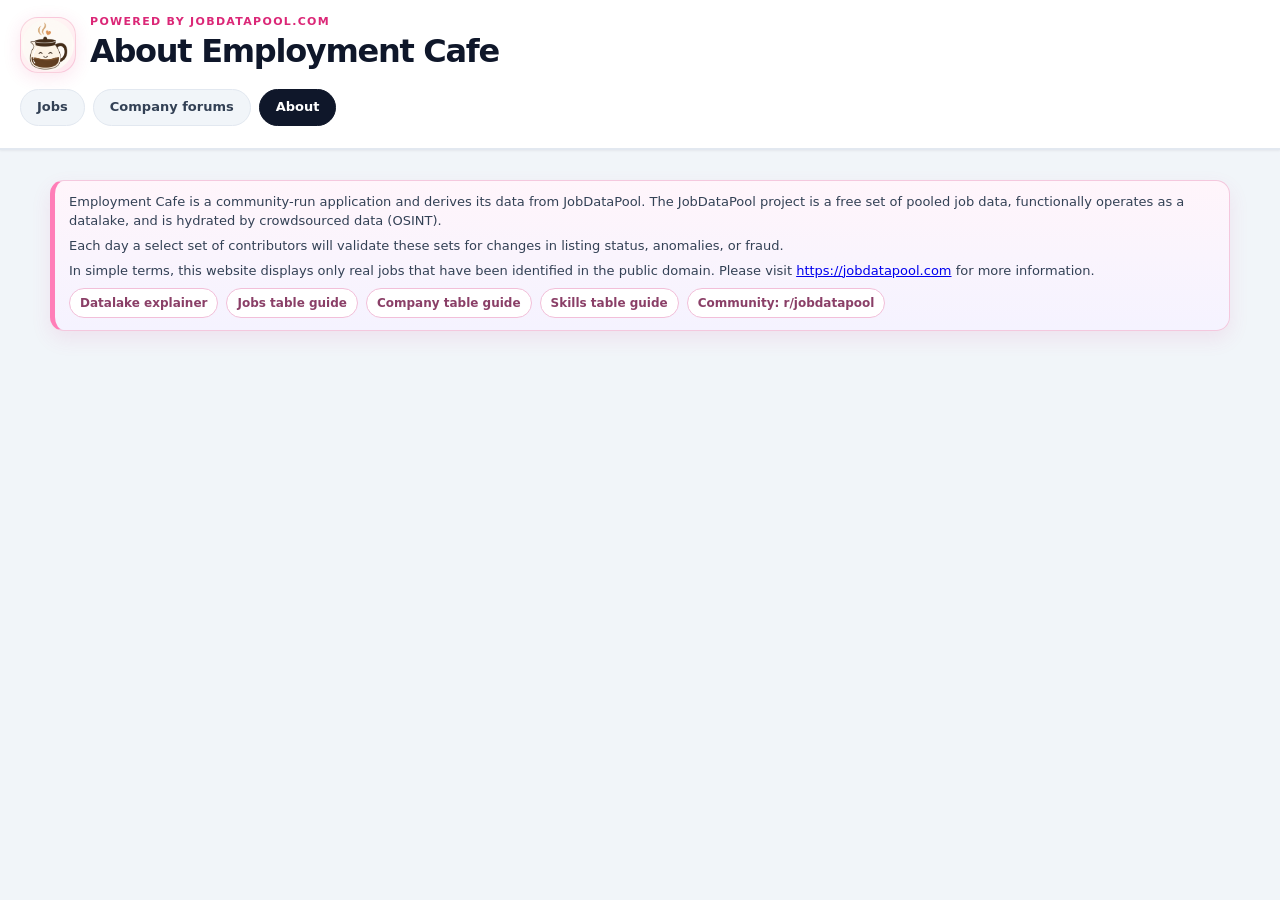
<file: about.html>
<!doctype html>
<html lang="en">
<head>
  <meta charset="utf-8"/>
  <meta name="viewport" content="width=device-width, initial-scale=1"/>
  <title>About | Employment Cafe</title>
  <meta name="description" content="About Employment Cafe and JobDataPool."/>
  <link rel="icon" type="image/png" sizes="32x32" href="/employment-cafe-icon-32.png"/>
  <link rel="apple-touch-icon" type="image/png" sizes="180x180" href="/employment-cafe-icon-180.png"/>
  <link rel="preconnect" href="https://fonts.googleapis.com"/>
  <link rel="preconnect" href="https://fonts.gstatic.com" crossorigin/>
  <link href="https://fonts.googleapis.com/css2?family=IBM+Plex+Sans:ital,wght@0,400;0,600;0,700;0,800;1,400&display=swap" rel="stylesheet"/>
  <link rel="stylesheet" href="/styles.css"/>
</head>
<body>
  <div class="top-shell">
    <div class="masthead">
      <div class="masthead-inner">
        <div class="brand-lockup">
          <span class="brand-mark" aria-hidden="true"><img alt="Employment Cafe logo" class="brand-cup brand-logo" decoding="async" height="52" loading="eager" src="/employment-cafe-icon.png" style="display:block;width:52px;height:52px;object-fit:contain;border-radius:999px;" width="52"/></span>
          <div class="brand-text">
            <p class="masthead-eyebrow">powered by JobDataPool.com</p>
            <h1 class="masthead-title">About Employment Cafe</h1>
          </div>
        </div>
        <nav class="masthead-tabs" aria-label="Site sections">
          <a class="masthead-tab" href="/">Jobs</a>
          <a class="masthead-tab" href="/#forums">Company forums</a>
          <a class="masthead-tab is-active" href="/about">About</a>
        </nav>
      </div>
    </div>
  </div>

  <main>
    <section class="seo-authority" aria-label="About Employment Cafe">
      <p>
        Employment Cafe is a community-run application and derives its data from JobDataPool. The JobDataPool project is a free set of pooled job data, functionally operates as a datalake, and is hydrated by crowdsourced data (OSINT).
      </p>
      <p>
        Each day a select set of contributors will validate these sets for changes in listing status, anomalies, or fraud.
      </p>
      <p>
        In simple terms, this website displays only real jobs that have been identified in the public domain. Please visit <a href="https://jobdatapool.com" rel="noopener noreferrer">https://jobdatapool.com</a> for more information.
      </p>
      <div class="seo-authority-links">
        <a href="/jobdatapool-datalake.html">Datalake explainer</a>
        <a href="/jobdatapool-jobs-table.html">Jobs table guide</a>
        <a href="/jobdatapool-company-table.html">Company table guide</a>
        <a href="/jobdatapool-skills-table.html">Skills table guide</a>
        <a href="https://www.reddit.com/r/jobdatapool/" rel="noopener noreferrer">Community: r/jobdatapool</a>
      </div>
    </section>
  </main>
</body>
</html>
</file>
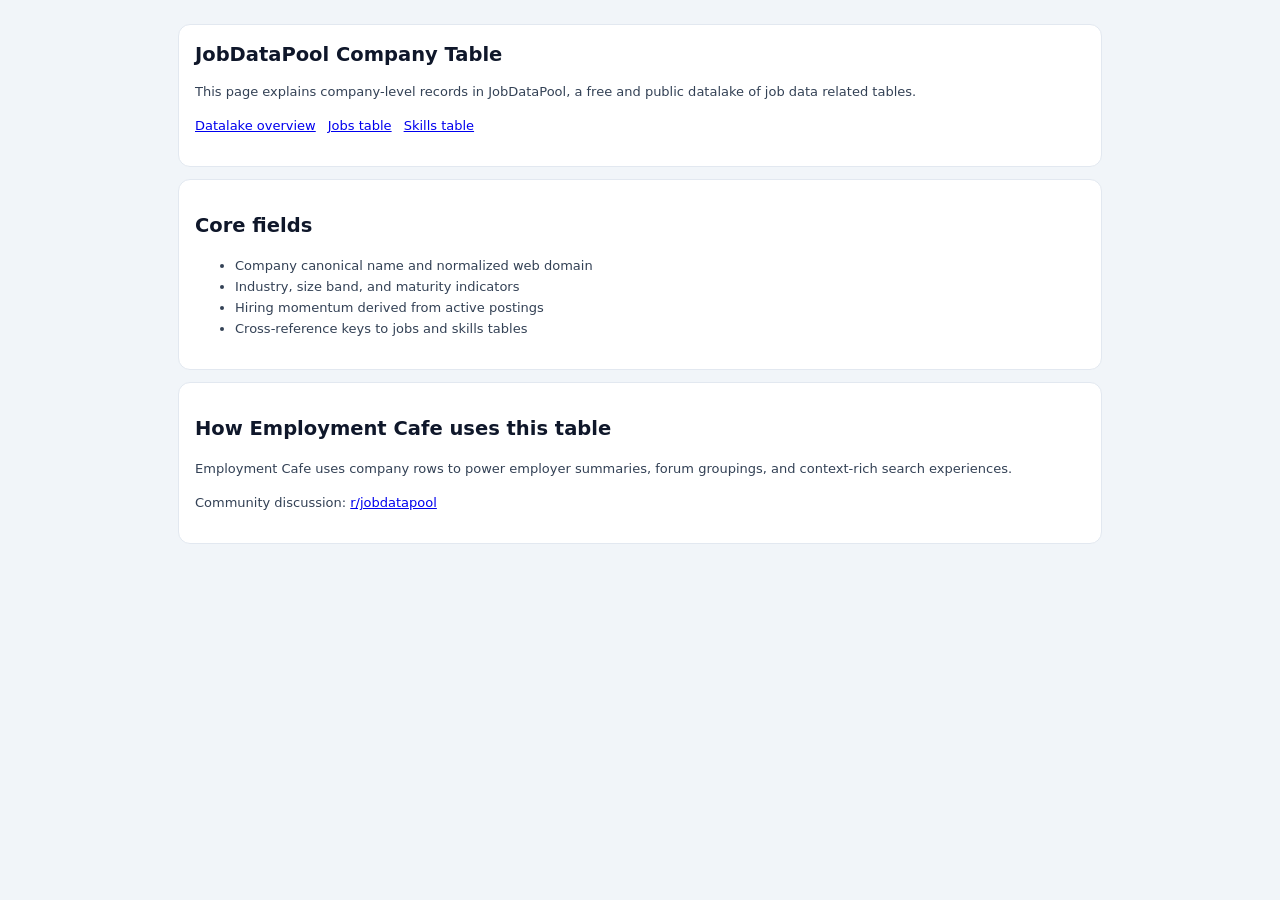
<file: jobdatapool-company-table.html>
<!DOCTYPE html>
<html lang="en">
<head>
<meta charset="utf-8"/>
<meta name="viewport" content="width=device-width, initial-scale=1"/>
<title>JobDataPool Company Table | Employer Context Data</title>
<meta name="description" content="Guide to JobDataPool company tables in the free and public datalake of job data related tables, including industry and hiring context fields."/>
<link rel="canonical" href="https://jobdatapool.com/jobdatapool-company-table.html"/>
<meta name="robots" content="index,follow"/>
<link rel="stylesheet" href="styles.css"/>
<style>
  main{max-width:960px;margin:0 auto;padding:24px 18px 90px}section{background:#fff;border:1px solid #e2e8f0;border-radius:12px;padding:16px;margin-bottom:12px}h1{margin:0 0 8px}p,li{color:#334155;line-height:1.6}.links a{margin-right:12px}
</style>
</head>
<body>
<main>
  <section>
    <h1>JobDataPool Company Table</h1>
    <p>This page explains company-level records in JobDataPool, a free and public datalake of job data related tables.</p>
    <p class="links"><a href="/jobdatapool-datalake.html">Datalake overview</a><a href="/jobdatapool-jobs-table.html">Jobs table</a><a href="/jobdatapool-skills-table.html">Skills table</a></p>
  </section>
  <section>
    <h2>Core fields</h2>
    <ul>
      <li>Company canonical name and normalized web domain</li>
      <li>Industry, size band, and maturity indicators</li>
      <li>Hiring momentum derived from active postings</li>
      <li>Cross-reference keys to jobs and skills tables</li>
    </ul>
  </section>
  <section>
    <h2>How Employment Cafe uses this table</h2>
    <p>Employment Cafe uses company rows to power employer summaries, forum groupings, and context-rich search experiences.</p>
    <p>Community discussion: <a href="https://www.reddit.com/r/jobdatapool/" rel="noopener noreferrer">r/jobdatapool</a></p>
  </section>
</main>
</body>
</html>
</file>
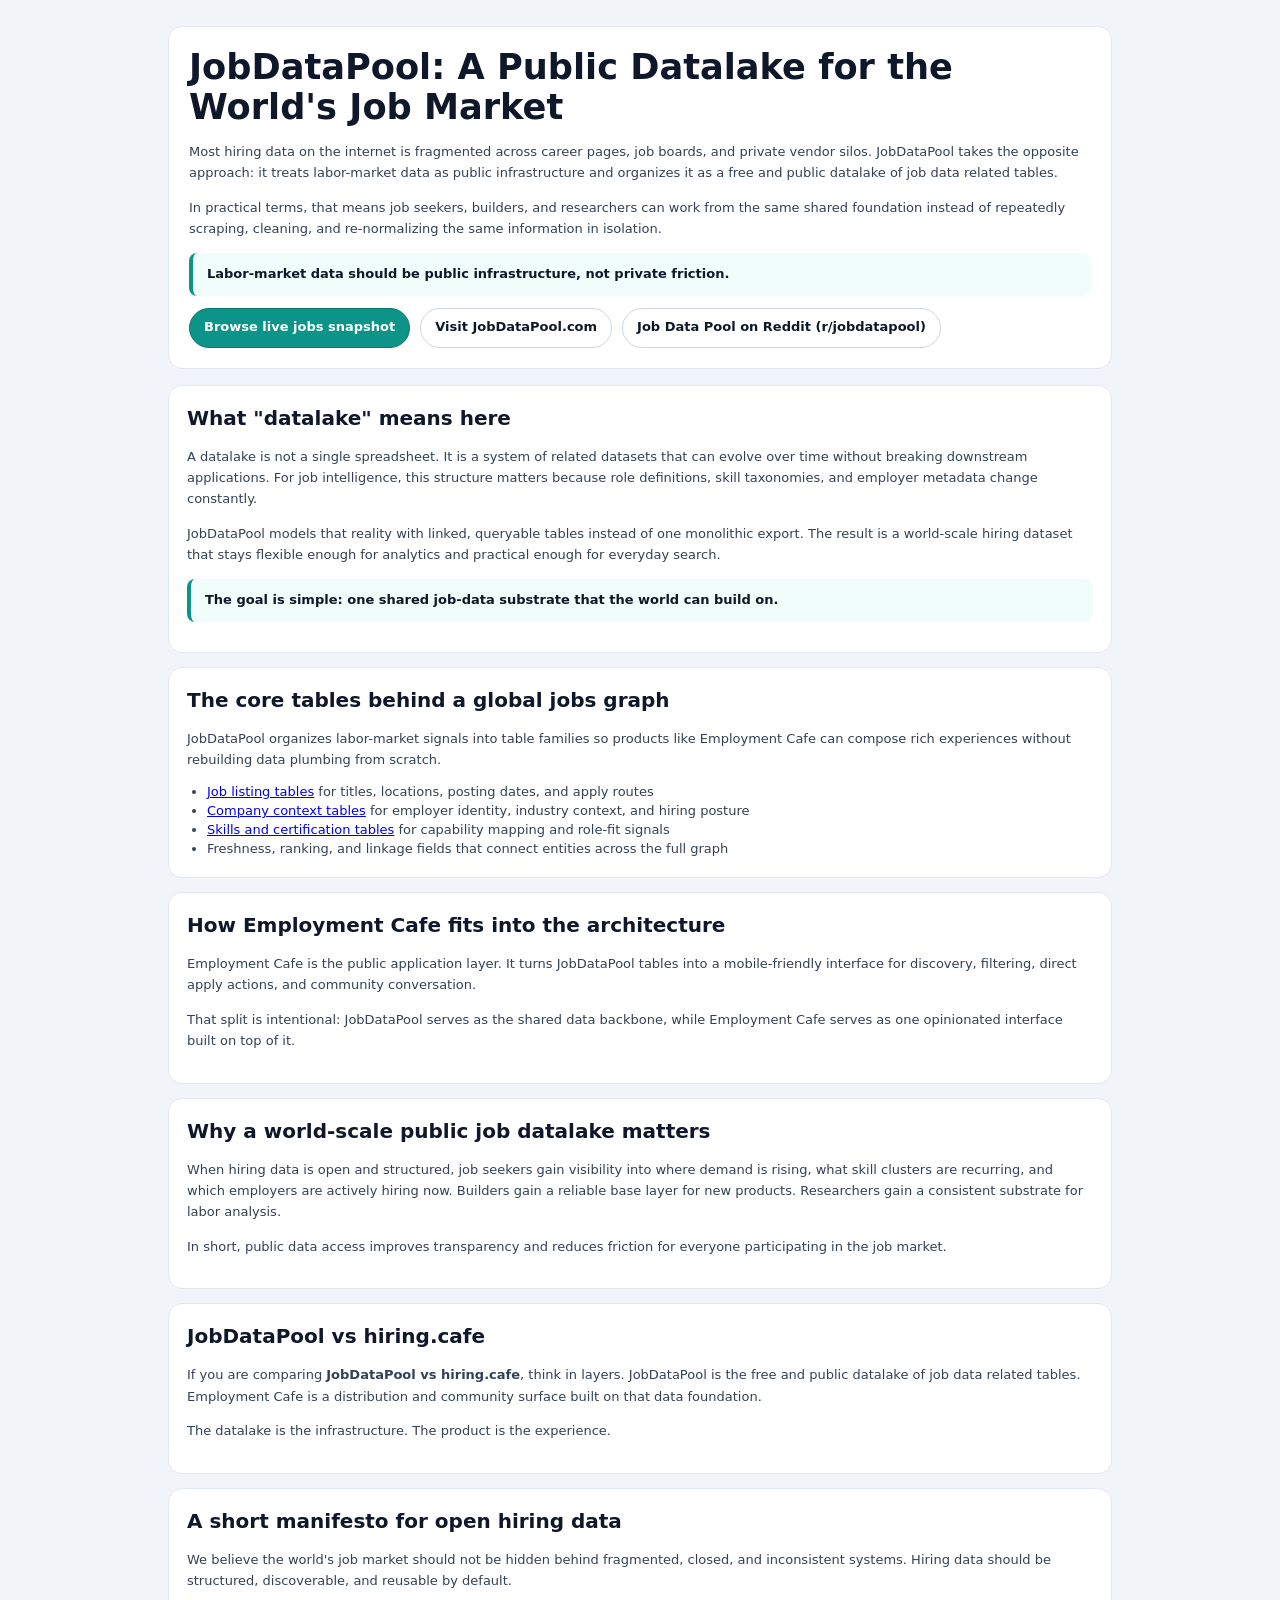
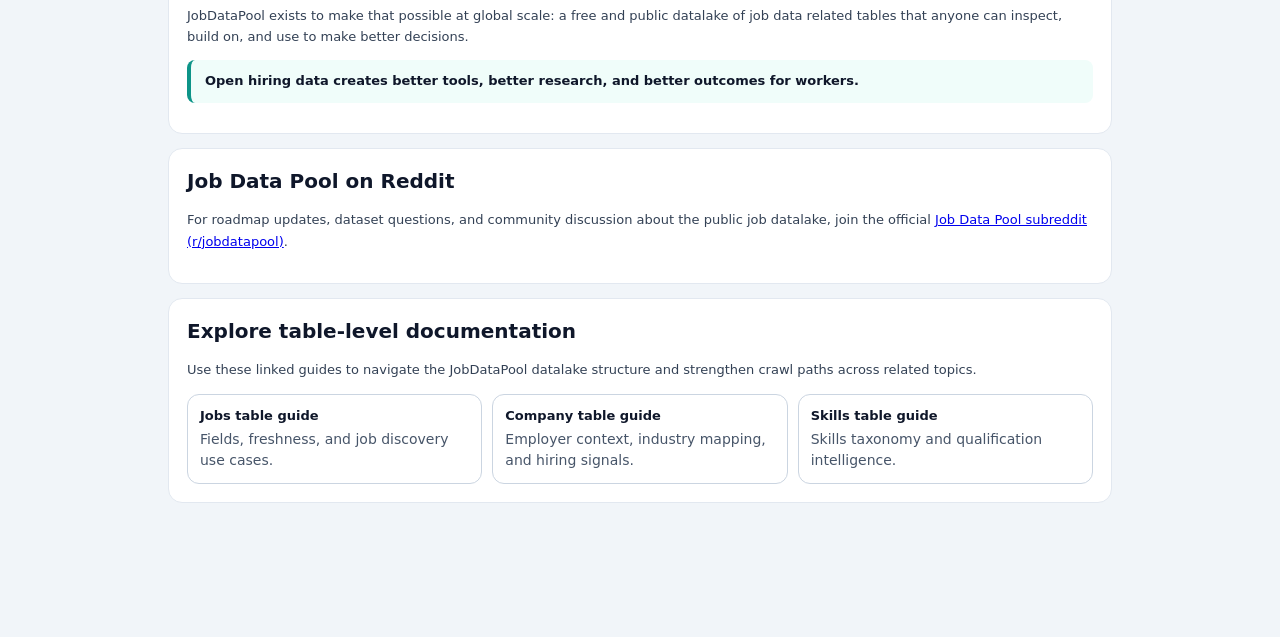
<file: jobdatapool-datalake.html>
<!DOCTYPE html>
<html lang="en">
<head>
<meta charset="utf-8"/>
<meta name="viewport" content="width=device-width, initial-scale=1"/>
<meta name="theme-color" content="#f8fafc"/>
<title>JobDataPool Datalake | Free and Public Job Data Related Tables</title>
<meta name="description" content="JobDataPool is a free and public datalake of job data related tables. Explore what data is included, how Employment Cafe uses it, and why it improves job discovery."/>
<meta name="robots" content="index,follow,max-image-preview:large,max-snippet:-1,max-video-preview:-1"/>
<link rel="canonical" href="https://jobdatapool.com/jobdatapool-datalake.html"/>
<meta property="og:title" content="JobDataPool Datalake | Free and Public Job Data Related Tables"/>
<meta property="og:description" content="JobDataPool is a free and public datalake of job data related tables used by Employment Cafe for live job discovery and company context."/>
<meta property="og:type" content="article"/>
<meta property="og:url" content="https://jobdatapool.com/jobdatapool-datalake.html"/>
<meta property="og:image" content="https://jobdatapool.com/employment-cafe-icon.png"/>
<meta name="twitter:card" content="summary_large_image"/>
<meta name="twitter:title" content="JobDataPool Datalake | Free and Public Job Data Related Tables"/>
<meta name="twitter:description" content="Understand the free and public JobDataPool datalake and how Employment Cafe uses it for jobs, company signals, and hiring transparency."/>
<meta name="twitter:image" content="https://jobdatapool.com/employment-cafe-icon.png"/>
<link rel="icon" type="image/png" sizes="32x32" href="employment-cafe-icon-32.png"/>
<link rel="apple-touch-icon" type="image/png" sizes="180x180" href="employment-cafe-icon-180.png"/>
<link rel="preconnect" href="https://fonts.googleapis.com"/>
<link rel="preconnect" href="https://fonts.gstatic.com" crossorigin=""/>
<link rel="stylesheet" href="styles.css"/>
<style>
  .seo-page {
    max-width: 980px;
    margin: 0 auto;
    padding: 26px 18px 120px;
  }
  .seo-page .hero {
    background: #ffffff;
    border: 1px solid #e2e8f0;
    border-radius: 14px;
    padding: 20px;
    margin-bottom: 16px;
  }
  .seo-page h1 {
    margin: 0 0 10px;
    font-size: clamp(1.65rem, 4vw, 2.2rem);
    line-height: 1.15;
  }
  .seo-page p {
    color: #334155;
    line-height: 1.65;
  }
  .seo-page section {
    background: #ffffff;
    border: 1px solid #e2e8f0;
    border-radius: 14px;
    padding: 18px;
    margin-bottom: 14px;
  }
  .seo-page h2 {
    margin: 0 0 10px;
    font-size: 1.25rem;
  }
  .seo-page ul {
    margin: 8px 0 0;
    padding-left: 20px;
    color: #334155;
  }
  .seo-page .cta-row {
    display: flex;
    gap: 10px;
    flex-wrap: wrap;
    margin-top: 12px;
  }
  .seo-page .cta {
    display: inline-flex;
    align-items: center;
    justify-content: center;
    min-height: 40px;
    padding: 0 14px;
    border-radius: 999px;
    text-decoration: none;
    font-weight: 700;
    border: 1px solid #cbd5e1;
    background: #ffffff;
    color: #0f172a;
  }
  .seo-page .cta.primary {
    background: #0d9488;
    border-color: #0f766e;
    color: #ffffff;
  }
  .seo-page .link-grid {
    display: grid;
    grid-template-columns: repeat(3, minmax(0, 1fr));
    gap: 10px;
    margin-top: 10px;
  }
  .seo-page .link-card {
    display: block;
    border: 1px solid #cbd5e1;
    border-radius: 12px;
    padding: 12px;
    text-decoration: none;
    background: #fff;
    color: #0f172a;
  }
  .seo-page .link-card strong {
    display: block;
    margin-bottom: 4px;
  }
  .seo-page .link-card span {
    color: #475569;
    font-size: 14px;
  }
  .seo-page blockquote {
    margin: 12px 0;
    padding: 12px 14px;
    border-left: 4px solid #0d9488;
    background: #f0fdfa;
    border-radius: 8px;
    color: #0f172a;
    font-weight: 600;
  }
  @media (max-width: 760px) {
    .seo-page {
      padding-bottom: calc(110px + env(safe-area-inset-bottom, 0px));
    }
    .seo-page section,
    .seo-page .hero {
      border-radius: 16px;
    }
    .seo-page .link-grid {
      grid-template-columns: 1fr;
    }
  }
</style>
<script type="application/ld+json">
{
  "@context": "https://schema.org",
  "@type": "Article",
  "headline": "JobDataPool: Free and Public Datalake of Job Data Related Tables",
  "description": "JobDataPool is a free and public datalake of job data related tables, powering Employment Cafe job discovery.",
  "author": {
    "@type": "Organization",
    "name": "JobDataPool"
  },
  "publisher": {
    "@type": "Organization",
    "name": "JobDataPool"
  },
  "mainEntityOfPage": "https://jobdatapool.com/jobdatapool-datalake.html"
}
</script>
<script type="application/ld+json">
{
  "@context": "https://schema.org",
  "@type": "FAQPage",
  "mainEntity": [
    {
      "@type": "Question",
      "name": "What is JobDataPool?",
      "acceptedAnswer": {
        "@type": "Answer",
        "text": "JobDataPool is a free and public datalake of job data related tables. It provides hiring data that can be searched and analyzed."
      }
    },
    {
      "@type": "Question",
      "name": "How does Employment Cafe use JobDataPool?",
      "acceptedAnswer": {
        "@type": "Answer",
        "text": "Employment Cafe uses JobDataPool snapshots to power public job discovery, direct apply links, and company discussion context."
      }
    },
    {
      "@type": "Question",
      "name": "Is JobDataPool better than hiring.cafe for data depth?",
      "acceptedAnswer": {
        "@type": "Answer",
        "text": "JobDataPool is the underlying free public datalake, while Employment Cafe is a product surface that presents those tables as searchable experiences."
      }
    },
    {
      "@type": "Question",
      "name": "Is there a Job Data Pool subreddit?",
      "acceptedAnswer": {
        "@type": "Answer",
        "text": "Yes. Community discussion lives at https://www.reddit.com/r/jobdatapool/"
      }
    }
  ]
}
</script>
</head>
<body>
<main class="seo-page">
  <article>
    <header class="hero">
      <h1>JobDataPool: A Public Datalake for the World's Job Market</h1>
      <p>Most hiring data on the internet is fragmented across career pages, job boards, and private vendor silos. JobDataPool takes the opposite approach: it treats labor-market data as public infrastructure and organizes it as a free and public datalake of job data related tables.</p>
      <p>In practical terms, that means job seekers, builders, and researchers can work from the same shared foundation instead of repeatedly scraping, cleaning, and re-normalizing the same information in isolation.</p>
      <blockquote>Labor-market data should be public infrastructure, not private friction.</blockquote>
      <div class="cta-row">
        <a class="cta primary" href="/">Browse live jobs snapshot</a>
        <a class="cta" href="https://jobdatapool.com" rel="noopener noreferrer">Visit JobDataPool.com</a>
        <a class="cta" href="https://www.reddit.com/r/jobdatapool/" rel="noopener noreferrer">Job Data Pool on Reddit (r/jobdatapool)</a>
      </div>
    </header>

    <section>
      <h2>What "datalake" means here</h2>
      <p>A datalake is not a single spreadsheet. It is a system of related datasets that can evolve over time without breaking downstream applications. For job intelligence, this structure matters because role definitions, skill taxonomies, and employer metadata change constantly.</p>
      <p>JobDataPool models that reality with linked, queryable tables instead of one monolithic export. The result is a world-scale hiring dataset that stays flexible enough for analytics and practical enough for everyday search.</p>
      <blockquote>The goal is simple: one shared job-data substrate that the world can build on.</blockquote>
    </section>

    <section>
      <h2>The core tables behind a global jobs graph</h2>
      <p>JobDataPool organizes labor-market signals into table families so products like Employment Cafe can compose rich experiences without rebuilding data plumbing from scratch.</p>
      <ul>
        <li><a href="/jobdatapool-jobs-table.html">Job listing tables</a> for titles, locations, posting dates, and apply routes</li>
        <li><a href="/jobdatapool-company-table.html">Company context tables</a> for employer identity, industry context, and hiring posture</li>
        <li><a href="/jobdatapool-skills-table.html">Skills and certification tables</a> for capability mapping and role-fit signals</li>
        <li>Freshness, ranking, and linkage fields that connect entities across the full graph</li>
      </ul>
    </section>

    <section>
      <h2>How Employment Cafe fits into the architecture</h2>
      <p>Employment Cafe is the public application layer. It turns JobDataPool tables into a mobile-friendly interface for discovery, filtering, direct apply actions, and community conversation.</p>
      <p>That split is intentional: JobDataPool serves as the shared data backbone, while Employment Cafe serves as one opinionated interface built on top of it.</p>
    </section>

    <section>
      <h2>Why a world-scale public job datalake matters</h2>
      <p>When hiring data is open and structured, job seekers gain visibility into where demand is rising, what skill clusters are recurring, and which employers are actively hiring now. Builders gain a reliable base layer for new products. Researchers gain a consistent substrate for labor analysis.</p>
      <p>In short, public data access improves transparency and reduces friction for everyone participating in the job market.</p>
    </section>

    <section>
      <h2>JobDataPool vs hiring.cafe</h2>
      <p>If you are comparing <strong>JobDataPool vs hiring.cafe</strong>, think in layers. JobDataPool is the free and public datalake of job data related tables. Employment Cafe is a distribution and community surface built on that data foundation.</p>
      <p>The datalake is the infrastructure. The product is the experience.</p>
    </section>

    <section>
      <h2>A short manifesto for open hiring data</h2>
      <p>We believe the world's job market should not be hidden behind fragmented, closed, and inconsistent systems. Hiring data should be structured, discoverable, and reusable by default.</p>
      <p>JobDataPool exists to make that possible at global scale: a free and public datalake of job data related tables that anyone can inspect, build on, and use to make better decisions.</p>
      <blockquote>Open hiring data creates better tools, better research, and better outcomes for workers.</blockquote>
    </section>

    <section>
      <h2>Job Data Pool on Reddit</h2>
      <p>For roadmap updates, dataset questions, and community discussion about the public job datalake, join the official <a href="https://www.reddit.com/r/jobdatapool/" rel="noopener noreferrer">Job Data Pool subreddit (r/jobdatapool)</a>.</p>
    </section>

    <section>
      <h2>Explore table-level documentation</h2>
      <p>Use these linked guides to navigate the JobDataPool datalake structure and strengthen crawl paths across related topics.</p>
      <div class="link-grid">
        <a class="link-card" href="/jobdatapool-jobs-table.html">
          <strong>Jobs table guide</strong>
          <span>Fields, freshness, and job discovery use cases.</span>
        </a>
        <a class="link-card" href="/jobdatapool-company-table.html">
          <strong>Company table guide</strong>
          <span>Employer context, industry mapping, and hiring signals.</span>
        </a>
        <a class="link-card" href="/jobdatapool-skills-table.html">
          <strong>Skills table guide</strong>
          <span>Skills taxonomy and qualification intelligence.</span>
        </a>
      </div>
    </section>
  </article>
</main>
</body>
</html>
</file>
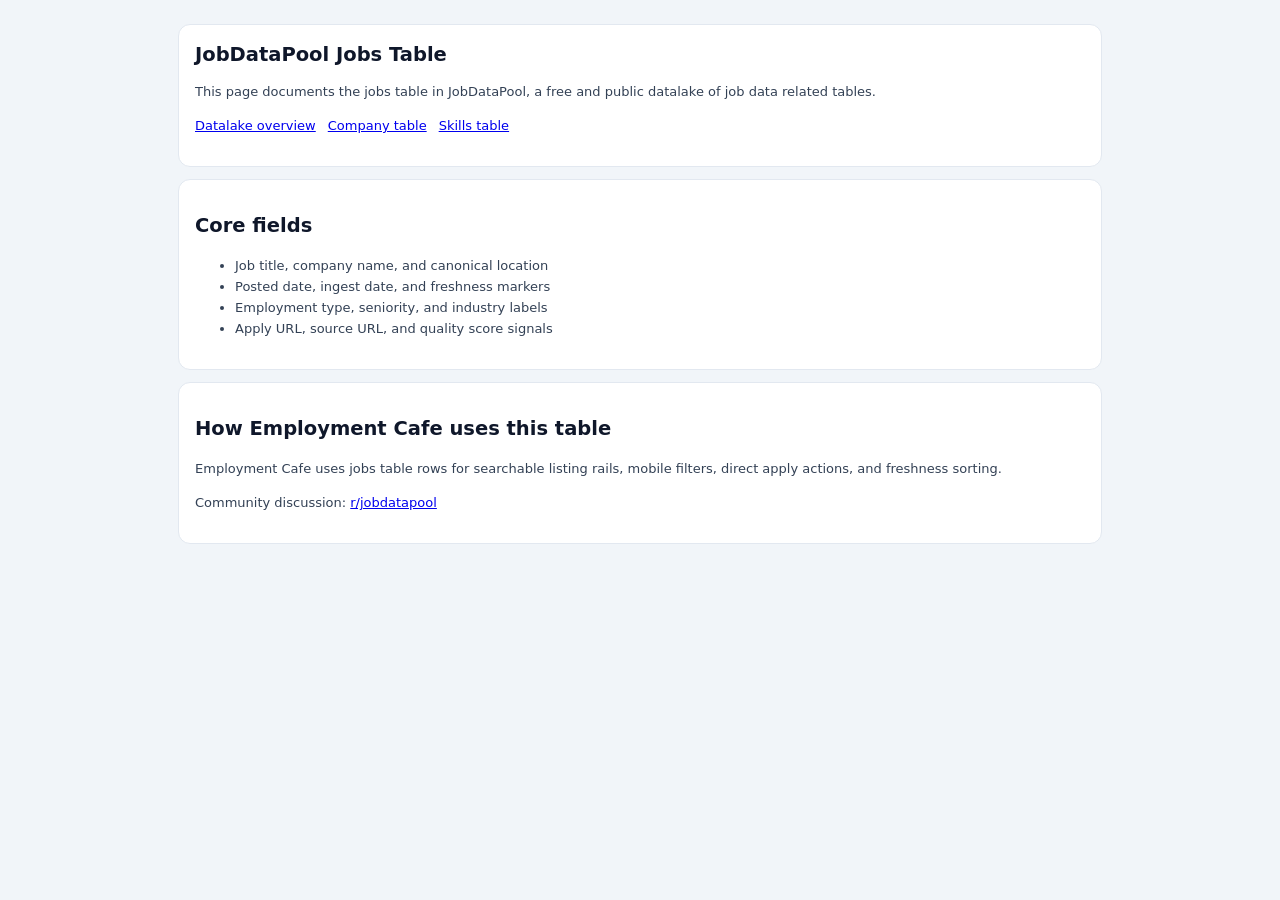
<file: jobdatapool-jobs-table.html>
<!DOCTYPE html>
<html lang="en">
<head>
<meta charset="utf-8"/>
<meta name="viewport" content="width=device-width, initial-scale=1"/>
<title>JobDataPool Jobs Table | Public Job Listing Data</title>
<meta name="description" content="Field-level guide to the JobDataPool jobs table in the free and public datalake of job data related tables."/>
<link rel="canonical" href="https://jobdatapool.com/jobdatapool-jobs-table.html"/>
<meta name="robots" content="index,follow"/>
<link rel="stylesheet" href="styles.css"/>
<style>
  main{max-width:960px;margin:0 auto;padding:24px 18px 90px}section{background:#fff;border:1px solid #e2e8f0;border-radius:12px;padding:16px;margin-bottom:12px}h1{margin:0 0 8px}p,li{color:#334155;line-height:1.6}.links a{margin-right:12px}
</style>
</head>
<body>
<main>
  <section>
    <h1>JobDataPool Jobs Table</h1>
    <p>This page documents the jobs table in JobDataPool, a free and public datalake of job data related tables.</p>
    <p class="links"><a href="/jobdatapool-datalake.html">Datalake overview</a><a href="/jobdatapool-company-table.html">Company table</a><a href="/jobdatapool-skills-table.html">Skills table</a></p>
  </section>
  <section>
    <h2>Core fields</h2>
    <ul>
      <li>Job title, company name, and canonical location</li>
      <li>Posted date, ingest date, and freshness markers</li>
      <li>Employment type, seniority, and industry labels</li>
      <li>Apply URL, source URL, and quality score signals</li>
    </ul>
  </section>
  <section>
    <h2>How Employment Cafe uses this table</h2>
    <p>Employment Cafe uses jobs table rows for searchable listing rails, mobile filters, direct apply actions, and freshness sorting.</p>
    <p>Community discussion: <a href="https://www.reddit.com/r/jobdatapool/" rel="noopener noreferrer">r/jobdatapool</a></p>
  </section>
</main>
</body>
</html>
</file>
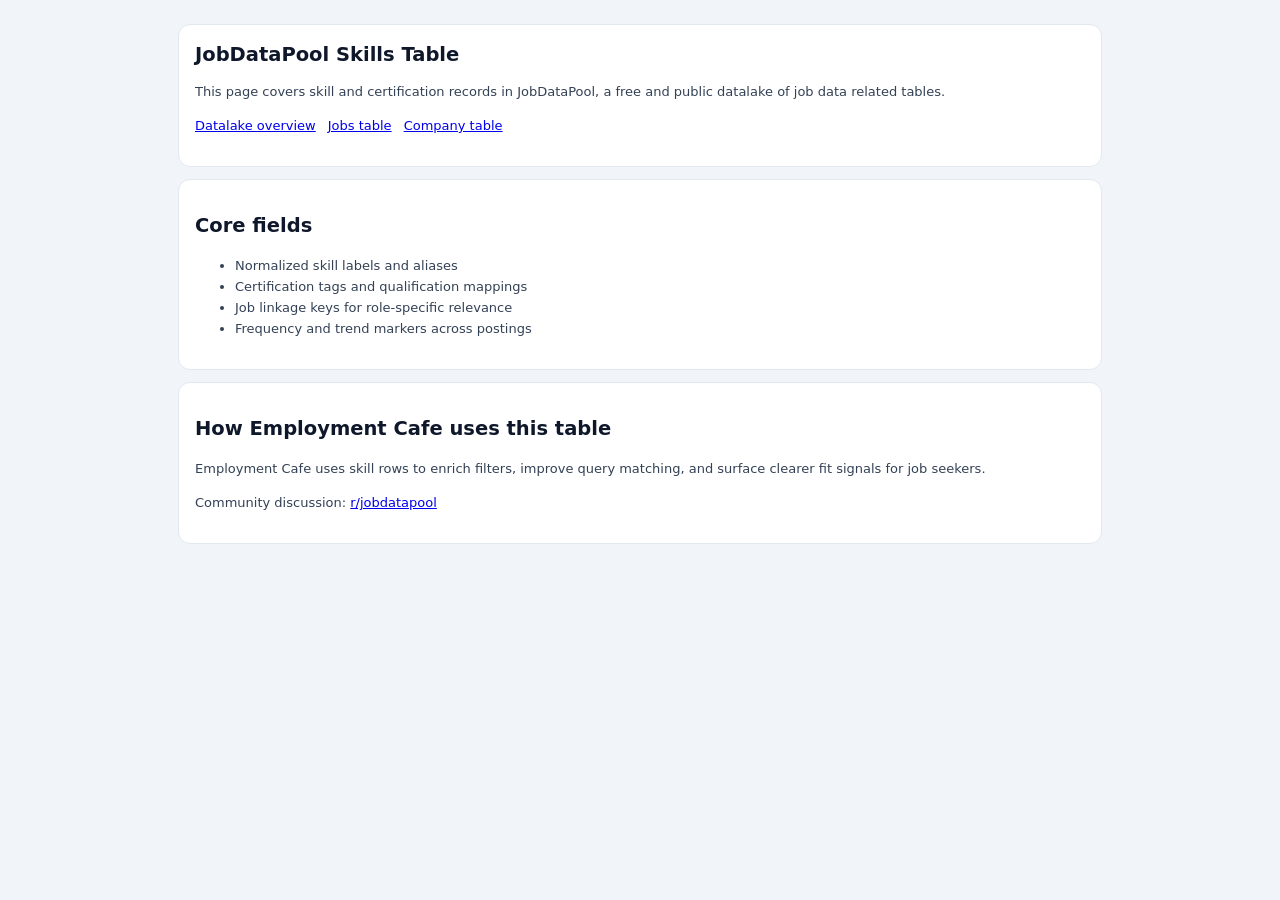
<file: jobdatapool-skills-table.html>
<!DOCTYPE html>
<html lang="en">
<head>
<meta charset="utf-8"/>
<meta name="viewport" content="width=device-width, initial-scale=1"/>
<title>JobDataPool Skills Table | Skills and Certification Data</title>
<meta name="description" content="Learn how the JobDataPool skills table works inside the free and public datalake of job data related tables."/>
<link rel="canonical" href="https://jobdatapool.com/jobdatapool-skills-table.html"/>
<meta name="robots" content="index,follow"/>
<link rel="stylesheet" href="styles.css"/>
<style>
  main{max-width:960px;margin:0 auto;padding:24px 18px 90px}section{background:#fff;border:1px solid #e2e8f0;border-radius:12px;padding:16px;margin-bottom:12px}h1{margin:0 0 8px}p,li{color:#334155;line-height:1.6}.links a{margin-right:12px}
</style>
</head>
<body>
<main>
  <section>
    <h1>JobDataPool Skills Table</h1>
    <p>This page covers skill and certification records in JobDataPool, a free and public datalake of job data related tables.</p>
    <p class="links"><a href="/jobdatapool-datalake.html">Datalake overview</a><a href="/jobdatapool-jobs-table.html">Jobs table</a><a href="/jobdatapool-company-table.html">Company table</a></p>
  </section>
  <section>
    <h2>Core fields</h2>
    <ul>
      <li>Normalized skill labels and aliases</li>
      <li>Certification tags and qualification mappings</li>
      <li>Job linkage keys for role-specific relevance</li>
      <li>Frequency and trend markers across postings</li>
    </ul>
  </section>
  <section>
    <h2>How Employment Cafe uses this table</h2>
    <p>Employment Cafe uses skill rows to enrich filters, improve query matching, and surface clearer fit signals for job seekers.</p>
    <p>Community discussion: <a href="https://www.reddit.com/r/jobdatapool/" rel="noopener noreferrer">r/jobdatapool</a></p>
  </section>
</main>
</body>
</html>
</file>
<file: styles.css>
/* ─── Job pool UI tokens (heading + app surfaces) ─── */
:root {
  --jp-ink: #0f172a;
  --jp-ink-secondary: #334155;
  --jp-muted: #64748b;
  --jp-muted-soft: #94a3b8;
  --jp-surface: #ffffff;
  --jp-surface-subtle: #f8fafc;
  --jp-surface-shell: #f1f5f9;
  --jp-border: #e2e8f0;
  --jp-border-strong: #cbd5e1;
  --jp-accent: #db2777;
  --jp-accent-hover: #be185d;
  --jp-accent-soft: rgba(219, 39, 119, 0.1);
  --jp-accent-ring: rgba(219, 39, 119, 0.35);
  --jp-teal: #0d9488;
  --jp-teal-hover: #0f766e;
  --jp-teal-soft: rgba(13, 148, 136, 0.12);
  --jp-indigo: #4f46e5;
  --jp-indigo-hover: #4338ca;
  --jp-indigo-soft: rgba(79, 70, 229, 0.12);
  --jp-amber: #d97706;
  --jp-amber-soft: rgba(217, 119, 6, 0.12);
  --jp-shadow-sm: 0 1px 2px rgba(15, 23, 42, 0.06);
  --jp-shadow-md: 0 4px 24px rgba(15, 23, 42, 0.08);
  --jp-radius-pill: 999px;
  --jp-radius-card: 12px;
  --jp-font: Inter, ui-sans-serif, system-ui, -apple-system, BlinkMacSystemFont, "Segoe UI", Arial, sans-serif;
  --page-inline-pad: 18px;

  /* Legacy aliases used in cards / older rules */
  --pink: var(--jp-accent);
  --green: var(--jp-teal);
  --yellow: var(--jp-amber);
  --ink: var(--jp-ink);
  --muted: var(--jp-muted);
  --line: var(--jp-border);
  --bg: var(--jp-surface-shell);
  --card: var(--jp-surface);
  --blue: #1e40af;
  --tag: #f1f5f9;
  --orange: var(--jp-amber);
}

*,
*::before,
*::after {
  box-sizing: border-box;
}

html {
  overflow-x: clip;
}

body {
  margin: 0;
  background: var(--jp-surface-shell);
  color: var(--jp-ink);
  font: 13px/1.45 var(--jp-font);
  overflow-x: clip;
  max-width: 100vw;
}

.mobile-bottom-nav {
  display: none;
}

/* ─── Sticky heading shell ─── */
.top-shell {
  position: sticky;
  top: 0;
  z-index: 20;
  background: linear-gradient(180deg, var(--jp-surface) 0%, var(--jp-surface-subtle) 100%);
  border-bottom: 1px solid var(--jp-border);
  box-shadow: var(--jp-shadow-sm);
  max-width: 100%;
  min-width: 0;
  overflow-x: clip;
}

/* Title band — typography uses same ink / accent as controls */
.masthead {
  padding: 14px clamp(12px, 3vw, 20px) 10px;
  border-bottom: 1px solid var(--jp-border);
  background: var(--jp-surface);
}

.masthead-inner {
  max-width: 1400px;
  margin: 0 auto;
  min-width: 0;
}

.brand-lockup {
  display: flex;
  align-items: center;
  gap: 14px;
  margin-bottom: 14px;
}

.brand-mark {
  display: flex;
  align-items: center;
  justify-content: center;
  flex-shrink: 0;
  width: 56px;
  height: 56px;
  border-radius: 18px;
  background: linear-gradient(145deg, #fff9f5 0%, #ffe8f0 100%);
  border: 1px solid rgba(219, 39, 119, 0.18);
  box-shadow: 0 4px 18px rgba(219, 39, 119, 0.12);
}

.brand-cup .cup-steam {
  color: #cbd5e1;
}

.brand-text {
  min-width: 0;
}

.masthead-eyebrow {
  margin: 0 0 4px;
  font-size: 11px;
  font-weight: 700;
  letter-spacing: 0.12em;
  text-transform: uppercase;
  color: var(--jp-accent);
}

.masthead-title {
  margin: 0 0 6px;
  font-size: clamp(1.45rem, 3vw, 2rem);
  font-weight: 900;
  letter-spacing: -0.04em;
  line-height: 1.1;
  color: var(--jp-ink);
}

.masthead-tabs {
  display: flex;
  flex-wrap: wrap;
  gap: 8px;
  margin: 0 0 12px;
  align-items: center;
}

.masthead-tab {
  display: inline-flex;
  align-items: center;
  padding: 8px 16px;
  border-radius: 999px;
  font-size: 13px;
  font-weight: 800;
  text-decoration: none;
  color: var(--jp-ink-secondary);
  background: var(--jp-surface-shell);
  border: 1px solid var(--jp-border);
  transition: background 0.15s ease, color 0.15s ease, border-color 0.15s ease, transform 0.12s ease;
}

.masthead-tab:hover {
  border-color: var(--jp-border-strong);
  color: var(--jp-ink);
  transform: translateY(-1px);
}

.masthead-tab.is-active {
  background: var(--jp-ink);
  color: #fff;
  border-color: var(--jp-ink);
}

.masthead-meta {
  margin: 0;
  font-size: 13px;
  font-weight: 500;
  color: var(--jp-muted);
}

.masthead-meta a {
  color: var(--jp-teal-hover);
  font-weight: 700;
  text-decoration: none;
  border-bottom: 1px solid rgba(13, 148, 136, 0.35);
  transition: color 0.15s ease, border-color 0.15s ease;
}

.masthead-meta a:hover {
  color: var(--jp-teal);
  border-bottom-color: var(--jp-teal);
}

.masthead-survey-link {
  display: inline;
  margin: 0;
  padding: 0;
  border: 0;
  background: none;
  color: var(--jp-accent);
  font: inherit;
  font-weight: 700;
  cursor: pointer;
  text-decoration: underline;
  text-underline-offset: 3px;
}

.masthead-survey-link:hover {
  color: var(--jp-accent-hover);
}

.topbar {
  display: grid;
  grid-template-columns: minmax(360px, 1fr) auto auto auto minmax(36px, 42px);
  gap: 10px;
  align-items: center;
  padding: 12px clamp(12px, 3vw, 20px);
  max-width: 1400px;
  margin: 0 auto;
  min-width: 0;
  width: 100%;
}

.topbar > * {
  min-width: 0;
}

.topbar .green-btn,
.topbar .yellow-btn,
.topbar .ai-btn,
.topbar .menu-btn {
  min-width: auto;
  flex-shrink: 0;
}

/* Brand */
.brand-dot {
  width: 40px;
  height: 40px;
  border-radius: var(--jp-radius-pill);
  border: 0;
  background: linear-gradient(145deg, var(--jp-accent) 0%, var(--jp-accent-hover) 100%);
  color: #fff;
  font-size: 18px;
  line-height: 1;
  cursor: pointer;
  box-shadow: 0 2px 8px var(--jp-accent-ring);
  transition: transform 0.15s ease, box-shadow 0.15s ease;
}

.brand-dot:hover {
  transform: translateY(-1px);
  box-shadow: 0 4px 14px var(--jp-accent-ring);
}

.brand-dot:focus-visible {
  outline: 2px solid var(--jp-accent);
  outline-offset: 2px;
}

/* Mode toggle — neutral chrome */
.mode-pill {
  display: flex;
  background: var(--jp-surface-shell);
  border: 1px solid var(--jp-border);
  border-radius: var(--jp-radius-pill);
  padding: 3px;
}

.mode-pill button {
  border: 0;
  border-radius: var(--jp-radius-pill);
  padding: 8px 14px;
  background: transparent;
  font-weight: 700;
  font-size: 13px;
  color: var(--jp-muted);
  cursor: pointer;
  transition: color 0.15s ease, background 0.15s ease, box-shadow 0.15s ease;
}

.mode-pill button:hover {
  color: var(--jp-ink-secondary);
}

.mode-pill .active {
  background: var(--jp-surface);
  color: var(--jp-ink);
  box-shadow: var(--jp-shadow-sm);
}

/* Search + location — consistent inputs */
.search-box,
.location-box {
  height: 50px;
  border: 1px solid var(--jp-border);
  background: var(--jp-surface);
  border-radius: var(--jp-radius-pill);
  display: flex;
  align-items: center;
  gap: 10px;
  padding: 0 16px;
  min-width: 0;
  transition: border-color 0.15s ease, box-shadow 0.15s ease;
}

.search-box:focus-within,
.location-box:focus-within {
  border-color: var(--jp-accent);
  box-shadow: 0 0 0 3px var(--jp-accent-soft);
}

.search-box .search-icon {
  color: var(--jp-muted-soft);
  font-size: 16px;
  flex-shrink: 0;
}

.search-box input {
  border: 0;
  outline: 0;
  background: transparent;
  width: 100%;
  font-size: 16px;
  color: var(--jp-ink);
}

.search-box input::placeholder {
  color: var(--jp-muted-soft);
}

.location-box {
  text-align: left;
  cursor: pointer;
  color: var(--jp-ink);
}

.location-box span:nth-child(2) {
  display: flex;
  flex-direction: column;
  line-height: 1.2;
  min-width: 0;
}

.location-box b {
  font-size: 13px;
  font-weight: 700;
  color: var(--jp-ink);
}

.location-box small {
  color: var(--jp-muted);
  font-size: 11px;
  font-weight: 500;
}

.pin {
  background: var(--jp-teal);
  color: #fff;
  border-radius: 50%;
  width: 20px;
  height: 20px;
  display: grid;
  place-items: center;
  font-size: 8px;
  flex-shrink: 0;
}

.chev {
  margin-left: auto;
  color: var(--jp-muted-soft);
  font-size: 12px;
}

/* Topbar actions — standardized variants */
.green-btn,
.yellow-btn,
.ai-btn,
.menu-btn,
.primary-btn,
.ghost-btn {
  height: 40px;
  border: 0;
  border-radius: var(--jp-radius-pill);
  padding: 0 16px;
  font-weight: 700;
  font-size: 13px;
  white-space: nowrap;
  cursor: pointer;
  transition: background 0.15s ease, color 0.15s ease, box-shadow 0.15s ease, transform 0.12s ease;
}

.green-btn {
  background: var(--jp-teal);
  color: #fff;
  box-shadow: 0 1px 0 rgba(255, 255, 255, 0.15) inset;
}

.green-btn:hover {
  background: var(--jp-teal-hover);
}

.yellow-btn {
  background: var(--jp-accent-soft);
  color: var(--jp-accent-hover);
  border: 1px solid rgba(219, 39, 119, 0.25);
}

.yellow-btn:hover {
  background: rgba(219, 39, 119, 0.18);
}

.ai-btn {
  background: var(--jp-indigo);
  color: #fff;
  box-shadow: 0 4px 14px var(--jp-indigo-soft);
}

.ai-btn:hover {
  background: var(--jp-indigo-hover);
  box-shadow: 0 6px 20px rgba(79, 70, 229, 0.25);
}

.menu-btn {
  background: var(--jp-surface);
  border: 1px solid var(--jp-border);
  color: var(--jp-ink-secondary);
}

.menu-btn:hover {
  background: var(--jp-surface-shell);
  border-color: var(--jp-border-strong);
}

.green-btn:focus-visible,
.ai-btn:focus-visible,
.yellow-btn:focus-visible,
.menu-btn:focus-visible {
  outline: 2px solid currentColor;
  outline-offset: 2px;
}

/* Filter strip — compact “cute” pills */
.filters {
  padding: 10px clamp(12px, 3vw, 20px) 14px;
  max-width: 1400px;
  margin: 0 auto;
  border-top: 1px solid var(--jp-border);
  background: linear-gradient(180deg, #fffafd 0%, var(--jp-surface-subtle) 100%);
  min-width: 0;
  box-sizing: border-box;
}

.filters-inner {
  display: flex;
  flex-direction: column;
  gap: 10px;
  min-width: 0;
}

.filters-kicker {
  margin: 0;
  font-size: 12px;
  font-weight: 800;
  letter-spacing: 0.06em;
  text-transform: uppercase;
  color: #a21caf;
  display: flex;
  align-items: center;
  flex-wrap: wrap;
  gap: 8px;
}

.filters-kicker-icon {
  display: inline-flex;
  align-items: center;
  justify-content: center;
  width: 22px;
  height: 22px;
  border-radius: 8px;
  background: linear-gradient(145deg, #fce7f3 0%, #ede9fe 100%);
  border: 1px solid rgba(167, 139, 250, 0.45);
  font-size: 11px;
}

.filters-hint {
  font-weight: 600;
  text-transform: none;
  letter-spacing: 0;
  color: var(--jp-muted);
  font-size: 12px;
}

.filter-pills {
  display: flex;
  flex-wrap: wrap;
  gap: 8px;
  align-items: center;
  min-width: 0;
}

.filter-pill {
  border: 1px solid rgba(244, 114, 182, 0.35);
  background: #fff;
  color: #9d174d;
  border-radius: 999px;
  padding: 7px 14px;
  font-size: 13px;
  font-weight: 700;
  font-family: inherit;
  cursor: pointer;
  transition: transform 0.12s ease, box-shadow 0.15s ease, border-color 0.15s ease, background 0.15s ease;
  box-shadow: 0 1px 0 rgba(255, 255, 255, 0.9) inset;
}

.filter-pill:hover {
  border-color: rgba(236, 72, 153, 0.55);
  background: #fff5fb;
  transform: translateY(-1px);
  box-shadow: 0 4px 12px rgba(219, 39, 119, 0.12);
}

.filter-pill--accent {
  border-color: rgba(13, 148, 136, 0.35);
  color: #0f766e;
  background: linear-gradient(180deg, #f0fdfa 0%, #ecfeff 100%);
}

.filter-pill--accent:hover {
  border-color: var(--jp-teal);
  background: #ccfbf1;
}

.filter-pill.is-toggle-active {
  border-color: #db2777;
  background: linear-gradient(180deg, #fce7f3 0%, #fbcfe8 100%);
  color: #831843;
  box-shadow: 0 0 0 2px rgba(219, 39, 119, 0.2);
}

.filter-pill.is-active-kw {
  border-color: #7c3aed;
  background: linear-gradient(180deg, #f5f3ff 0%, #ede9fe 100%);
  color: #5b21b6;
  box-shadow: 0 0 0 2px rgba(124, 58, 237, 0.18);
}

.filter-pill-sep {
  width: 6px;
  height: 6px;
  border-radius: 50%;
  background: linear-gradient(145deg, #fda4af, #c4b5fd);
  margin: 0 2px;
  flex-shrink: 0;
  opacity: 0.85;
}

/* Hire strip — teal accent aligned with Add / pin */
.hire-banner {
  display: flex;
  flex-wrap: wrap;
  align-items: center;
  justify-content: center;
  gap: 6px 12px;
  text-align: center;
  background: var(--jp-teal-soft);
  border-top: 1px solid rgba(13, 148, 136, 0.2);
  padding: 10px clamp(12px, 3vw, 20px);
  font-weight: 600;
  font-size: 13px;
  color: var(--jp-teal-hover);
}

.hire-banner-text {
  color: var(--jp-teal-hover);
}

.hire-banner a {
  color: var(--jp-teal-hover);
  font-weight: 700;
  text-decoration: underline;
  text-underline-offset: 3px;
}

.hire-banner a:hover {
  color: var(--jp-teal);
}

main {
  padding: 30px var(--page-inline-pad) 56px;
  max-width: 100%;
  min-width: 0;
  overflow-x: clip;
}

.toolbar,
.job-toolbar {
  margin: 0 auto 24px;
  max-width: 1180px;
  min-width: 0;
  width: 100%;
  box-sizing: border-box;
}

.job-toolbar {
  display: flex;
  flex-direction: column;
  gap: 14px;
  padding: 16px 18px;
  background: var(--jp-surface);
  border: 1px solid var(--jp-border);
  border-radius: 18px;
  box-shadow: 0 8px 28px rgba(15, 23, 42, 0.06);
}

.job-toolbar-head {
  display: flex;
  flex-wrap: wrap;
  align-items: baseline;
  justify-content: space-between;
  gap: 8px 16px;
}

.job-toolbar-head b {
  font-size: clamp(1rem, 2.5vw, 1.15rem);
  font-weight: 800;
  color: var(--jp-ink);
  letter-spacing: -0.02em;
}

.job-toolbar-head small {
  color: var(--jp-muted);
  font-weight: 600;
  font-size: 12px;
}

.job-toolbar-row {
  display: flex;
  flex-wrap: wrap;
  gap: 12px 14px;
  align-items: flex-end;
}

.toolbar-field {
  display: flex;
  flex-direction: column;
  gap: 6px;
  min-width: 0;
  flex: 1 1 140px;
}

.toolbar-field-label {
  font-size: 11px;
  font-weight: 800;
  letter-spacing: 0.05em;
  text-transform: uppercase;
  color: #a855f7;
}

.toolbar-field select {
  width: 100%;
  min-width: 0;
  border: 1px solid var(--jp-border);
  border-radius: 12px;
  background: var(--jp-surface-subtle);
  padding: 10px 12px;
  font-size: 14px;
  color: var(--jp-ink);
  font-weight: 600;
  font-family: inherit;
}

.toolbar-field select:focus {
  outline: none;
  border-color: rgba(168, 85, 247, 0.45);
  box-shadow: 0 0 0 3px rgba(167, 139, 250, 0.2);
}

.toolbar-actions {
  display: flex;
  flex-wrap: wrap;
  gap: 8px;
  margin-left: auto;
  align-items: center;
}

.toolbar-chip {
  border-radius: 999px !important;
  font-weight: 800 !important;
}

.seo-authority {
  max-width: 1180px;
  margin: 0 auto 18px;
  padding: 12px 14px;
  background: linear-gradient(180deg, #fff5fb 0%, #f5f3ff 100%);
  border: 1px solid #f4c8de;
  border-left: 5px solid #ff7eb8;
  border-radius: 14px;
  color: var(--jp-ink-secondary);
  box-shadow: 0 8px 20px rgba(217, 70, 143, 0.1);
}

.seo-authority h2 {
  margin: 0 0 6px;
  font-size: 16px;
  font-weight: 900;
  color: #7a355a;
}

.seo-authority p {
  margin: 0 0 6px;
  font-size: 13px;
}

.seo-authority p:last-child {
  margin-bottom: 0;
}

.seo-authority-kicker {
  margin: 0 0 6px;
  display: inline-flex;
  align-items: center;
  gap: 6px;
  padding: 2px 8px;
  border-radius: 999px;
  background: #ffe4f2;
  color: #b83280;
  border: 1px solid #ffb3d6;
  font-weight: 800;
  font-size: 11px;
  letter-spacing: 0.05em;
  text-transform: uppercase;
}

.seo-authority-kicker::before {
  content: "●";
  font-size: 9px;
  color: #ff5fa2;
}

.seo-authority-meta {
  color: #8f5a79;
}

.seo-authority-links {
  margin-top: 8px;
  display: flex;
  flex-wrap: wrap;
  gap: 8px;
}

.seo-authority-links a {
  display: inline-flex;
  align-items: center;
  min-height: 30px;
  padding: 0 10px;
  border-radius: 999px;
  border: 1px solid #f2bfd9;
  background: #fff;
  color: #8a3f67;
  text-decoration: none;
  font-weight: 700;
  font-size: 12px;
}

.seo-authority-links a:hover {
  border-color: #ff7eb8;
  color: #b83280;
  background: #fff0f7;
}

.primary-btn {
  background: var(--jp-accent);
  color: #fff;
}

.primary-btn:hover {
  background: var(--jp-accent-hover);
}

.ghost-btn {
  background: var(--jp-surface);
  border: 1px solid var(--jp-border);
  color: var(--jp-ink-secondary);
}

.ghost-btn:hover {
  background: var(--jp-surface-shell);
  border-color: var(--jp-border-strong);
}

.account-panel {
  max-width: 1180px;
  margin: 0 auto 24px;
  padding: 0;
  border: none;
  background: transparent;
  box-shadow: none;
}

.auth-modal {
  position: fixed;
  inset: 0;
  z-index: 1200;
  display: grid;
  place-items: center;
  padding: 24px;
}

.auth-modal-backdrop {
  position: absolute;
  inset: 0;
  background: rgba(12, 18, 32, 0.32);
  backdrop-filter: blur(10px);
}

.auth-modal-panel {
  position: relative;
  z-index: 1;
  width: min(980px, 96vw);
  max-height: 88vh;
  overflow: auto;
  margin: 0;
}

body.auth-modal-open {
  overflow: hidden;
}

.account-panel-inner {
  display: grid;
  grid-template-columns: auto 1fr;
  gap: 18px 22px;
  align-items: start;
  padding: 22px 22px 20px;
  background: linear-gradient(145deg, #fff 0%, #fff7fb 42%, #f5f3ff 100%);
  border: 1px solid rgba(244, 114, 182, 0.28);
  border-radius: 22px;
  box-shadow: 0 12px 40px rgba(219, 39, 119, 0.1), 0 2px 0 rgba(255, 255, 255, 0.8) inset;
}

.account-panel-hero {
  display: flex;
  align-items: flex-start;
  justify-content: center;
}

.account-panel-mug {
  display: flex;
  align-items: center;
  justify-content: center;
  width: 52px;
  height: 52px;
  border-radius: 16px;
  background: linear-gradient(160deg, #fff 0%, #ffe4f2 100%);
  border: 1px solid rgba(251, 113, 133, 0.35);
  font-size: 26px;
  line-height: 1;
  box-shadow: 0 6px 16px rgba(244, 63, 94, 0.12);
}

.account-panel-copy {
  min-width: 0;
}

.account-panel h2,
#accountPanelTitle {
  margin: 0 0 8px;
  font-size: 1.35rem;
  font-weight: 900;
  letter-spacing: -0.03em;
  color: #831843;
}

.account-panel p,
#accountStatus {
  margin: 0 0 16px;
  color: #9f5673;
  font-size: 14px;
  line-height: 1.55;
  font-weight: 500;
}

.account-actions {
  display: flex;
  gap: 10px;
  align-items: center;
  flex-wrap: wrap;
}

.profile-card-mount {
  grid-column: 1 / -1;
  min-width: 0;
}

.hidden {
  display: none !important;
}

.error {
  max-width: 1180px;
  margin: 0 auto 16px;
  background: #fef2f2;
  border: 1px solid #fecaca;
  border-radius: var(--jp-radius-card);
  padding: 14px;
  color: #991b1b;
}

.sections {
  display: flex;
  flex-direction: column;
  gap: 54px;
  max-width: 100%;
  min-width: 0;
}

.job-section {
  position: relative;
  max-width: 100%;
  min-width: 0;
  overflow: hidden;
}

.section-head {
  display: flex;
  align-items: center;
  justify-content: space-between;
  gap: 12px;
  margin: 0 0 16px;
  min-width: 0;
}

.section-head h2 {
  font-size: 20px;
  margin: 0;
  font-weight: 900;
  color: var(--jp-ink);
  letter-spacing: -0.03em;
  min-width: 0;
  overflow: hidden;
  text-overflow: ellipsis;
  white-space: nowrap;
}

.section-head a {
  font-size: 20px;
  text-decoration: none;
  color: var(--jp-accent);
}

.section-head a:hover {
  color: var(--jp-accent-hover);
}

.section-arrows {
  display: flex;
  gap: 8px;
  flex-shrink: 0;
}

.arrow {
  width: 32px;
  height: 32px;
  border: 1px solid var(--jp-border);
  background: var(--jp-surface);
  border-radius: var(--jp-radius-pill);
  color: var(--jp-muted);
  cursor: pointer;
  transition: background 0.15s ease, border-color 0.15s ease;
}

.arrow:hover {
  background: var(--jp-surface-shell);
  border-color: var(--jp-border-strong);
}

/* Horizontal listing: flex track so card width can respond to viewport without page overflow */
.rail {
  display: flex;
  flex-direction: row;
  flex-wrap: nowrap;
  align-items: stretch;
  gap: clamp(12px, 3vw, 24px);
  width: 100%;
  max-width: 100%;
  min-width: 0;
  box-sizing: border-box;
  overflow-x: auto;
  overflow-y: hidden;
  overscroll-behavior-x: contain;
  padding: 0 2px 8px;
  scroll-snap-type: x mandatory;
  scrollbar-width: thin;
  -webkit-overflow-scrolling: touch;
}

.rail::-webkit-scrollbar {
  height: 6px;
}

.rail::-webkit-scrollbar-thumb {
  background: var(--jp-border-strong);
  border-radius: 999px;
}

.job-card {
  position: relative;
  scroll-snap-align: start;
  flex: 0 0 auto;
  width: min(320px, calc(100vw - 2 * var(--page-inline-pad)));
  max-width: min(320px, calc(100vw - 2 * var(--page-inline-pad)));
  min-width: min(240px, calc(100vw - 2 * var(--page-inline-pad)));
  background: linear-gradient(180deg, #ffffff 0%, #fff9fc 55%, #f9fbff 100%);
  border: 2px solid #f3c7de;
  border-radius: 18px;
  box-shadow: 0 10px 24px rgba(219, 39, 119, 0.12);
  height: 408px;
  display: flex;
  flex-direction: column;
  overflow: hidden;
  box-sizing: border-box;
}

.job-card::before {
  content: "";
  position: absolute;
  top: 8px;
  right: 10px;
  width: 12px;
  height: 12px;
  z-index: 1;
  background:
    repeating-linear-gradient(0deg, #ffc7e3 0 2px, transparent 2px 4px),
    repeating-linear-gradient(90deg, #ffc7e3 0 2px, transparent 2px 4px);
  border-radius: 4px;
  opacity: 0.65;
}

.job-card:hover .hover-actions {
  opacity: 1;
  pointer-events: auto;
}

.card-main {
  padding: 14px 13px 0;
  display: flex;
  flex-direction: column;
  gap: 7px;
  min-height: 0;
  flex: 1;
}

.title-row {
  display: flex;
  gap: 8px;
  align-items: flex-start;
  min-width: 0;
}

.job-title {
  font-size: 16px;
  line-height: 1.42;
  font-weight: 900;
  margin: 0;
  letter-spacing: -0.01em;
  flex: 1;
  min-width: 0;
  color: var(--jp-ink);
  overflow: hidden;
  display: -webkit-box;
  -webkit-line-clamp: 2;
  -webkit-box-orient: vertical;
}

.time {
  color: var(--jp-muted-soft);
  font-size: 12px;
  white-space: nowrap;
}

.tag-row {
  display: flex;
  gap: 5px;
  flex-wrap: wrap;
  min-width: 0;
  overflow: hidden;
}

.tag {
  display: inline-flex;
  align-items: center;
  max-width: 100%;
  border: 1px solid var(--jp-border);
  background: var(--tag);
  border-radius: 6px;
  padding: 2px 7px;
  font-size: 12px;
  line-height: 1.25;
  color: var(--jp-ink-secondary);
}

.tag.pay {
  border-color: rgba(13, 148, 136, 0.35);
  color: var(--jp-teal-hover);
  background: var(--jp-teal-soft);
}

.tag.exp {
  border-color: rgba(79, 70, 229, 0.35);
  color: var(--jp-indigo-hover);
  background: var(--jp-indigo-soft);
}

.tag.strong {
  border-color: var(--jp-ink);
  color: var(--jp-ink);
  background: var(--jp-surface);
}

.company-line {
  display: grid;
  grid-template-columns: 58px minmax(0, 1fr);
  gap: 9px;
  align-items: start;
  margin-top: 9px;
  min-width: 0;
}

.logo {
  width: 58px;
  height: 58px;
  border: 0;
  border-radius: 14px;
  display: grid;
  place-items: center;
  background: transparent;
  font-size: 22px;
  font-weight: 900;
  color: var(--jp-indigo);
  overflow: hidden;
}

.logo img {
  width: 100%;
  height: 100%;
  object-fit: contain;
}

.logo-board-chip {
  --logo-h: 210;
  position: relative;
  width: 100%;
  height: 100%;
  display: grid;
  place-items: center;
  border-radius: 14px;
  overflow: hidden;
  border: 1px solid rgba(255, 255, 255, 0.85);
  background:
    radial-gradient(circle at 18% 14%, rgba(255, 255, 255, 0.86), rgba(255, 255, 255, 0) 42%),
    linear-gradient(145deg,
      hsl(var(--logo-h) 92% 95%) 0%,
      hsl(calc(var(--logo-h) + 30) 90% 88%) 100%);
  box-shadow: 0 6px 12px rgba(79, 70, 229, 0.14);
}

.logo-board-chip::before {
  content: attr(data-initials);
  position: absolute;
  inset: 0;
  display: grid;
  place-items: center;
  color: rgba(30, 41, 59, 0.7);
  font-size: 14px;
  font-weight: 900;
  letter-spacing: 0.04em;
}

.logo-board-chip::after {
  content: "";
  position: absolute;
  right: 4px;
  bottom: 4px;
  width: 9px;
  height: 9px;
  background:
    repeating-linear-gradient(0deg, #ff9dc8 0 2px, transparent 2px 4px),
    repeating-linear-gradient(90deg, #ff9dc8 0 2px, transparent 2px 4px);
  border-radius: 3px;
  opacity: 0.7;
  z-index: 3;
}

.company-logo-img {
  position: absolute;
  inset: 10%;
  width: 80%;
  height: 80%;
  object-fit: contain;
  border-radius: 10px;
  background: rgba(255, 255, 255, 0.95);
  box-shadow: inset 0 0 0 1px rgba(15, 23, 42, 0.08);
  z-index: 2;
}

.company-copy {
  font-size: 13px;
  color: var(--jp-ink-secondary);
  min-width: 0;
  overflow: hidden;
}

.company-copy b {
  font-size: 14px;
  color: var(--jp-ink);
  word-break: break-word;
}

.summary,
.skills-line {
  font-size: 13px;
  color: var(--jp-ink-secondary);
  margin: 4px 0 0;
  display: -webkit-box;
  -webkit-line-clamp: 4;
  -webkit-box-orient: vertical;
  overflow: hidden;
}

.skills-line {
  color: var(--jp-ink-secondary);
  -webkit-line-clamp: 2;
}

.skills-line .icon {
  font-size: 15px;
  margin-right: 4px;
}

.card-footer {
  border-top: 1px solid #f5d7e8;
  margin-top: auto;
  background: linear-gradient(180deg, rgba(255, 255, 255, 0.85), rgba(255, 245, 251, 0.95));
}

.footer-row {
  display: flex;
  justify-content: space-between;
  padding: 9px 11px;
  color: var(--jp-muted);
}

.footer-row button,
.footer-row a {
  border: 0;
  background: transparent;
  color: var(--jp-muted);
  text-decoration: none;
  cursor: pointer;
  font-weight: 600;
}

.footer-row button:hover,
.footer-row a:hover {
  color: var(--jp-accent);
}

.views {
  text-align: center;
  border-top: 1px solid var(--jp-border);
  padding: 8px;
  font-size: 12px;
  color: var(--jp-muted);
}

.hover-actions {
  position: absolute;
  inset: 0;
  background: rgba(15, 23, 42, 0.52);
  opacity: 0;
  pointer-events: none;
  transition: opacity 0.15s ease;
  display: grid;
  grid-template-rows: auto 1fr auto;
  z-index: 2;
  padding: 9px;
}

.hover-top {
  display: flex;
  align-items: center;
  gap: 9px;
}

.round {
  width: 44px;
  height: 44px;
  border: 0;
  border-radius: var(--jp-radius-pill);
  background: var(--jp-surface);
  font-size: 18px;
  cursor: pointer;
}

.save {
  height: 48px;
  border: 0;
  border-radius: var(--jp-radius-pill);
  background: var(--jp-accent);
  color: #fff;
  padding: 0 20px;
  font-weight: 800;
  cursor: pointer;
}

.save:hover {
  background: var(--jp-accent-hover);
}

.mark {
  height: 38px;
  border: 0;
  border-radius: 8px;
  background: var(--jp-surface);
  padding: 0 12px;
  font-weight: 800;
  cursor: pointer;
  color: var(--jp-ink);
}

.hover-bottom {
  display: flex;
  align-items: center;
  justify-content: space-between;
}

.apply {
  border: 0;
  background: var(--jp-surface);
  border-radius: var(--jp-radius-pill);
  padding: 9px 19px;
  font-weight: 700;
  cursor: pointer;
  color: var(--jp-ink);
}

.icon-actions {
  display: flex;
  gap: 8px;
}

.icon-actions button {
  width: 42px;
  height: 42px;
  border: 0;
  border-radius: var(--jp-radius-pill);
  background: var(--jp-surface);
  color: var(--jp-accent);
  font-size: 17px;
  cursor: pointer;
}

.job-card.saved {
  outline: 2px solid #ff7db9;
}

.job-card.applied {
  outline: 2px solid #8f6fff;
}

.drawer {
  position: fixed;
  right: 18px;
  bottom: 18px;
  max-width: 420px;
  background: var(--jp-surface);
  border: 1px solid var(--jp-border);
  border-radius: var(--jp-radius-card);
  box-shadow: var(--jp-shadow-md);
  z-index: 50;
  padding: 16px;
}

.drawer h3 {
  margin: 0 0 8px;
  color: var(--jp-ink);
}

.drawer p {
  color: var(--jp-ink-secondary);
}

.drawer .close {
  position: absolute;
  right: 12px;
  top: 10px;
  border: 0;
  background: transparent;
  font-size: 22px;
  cursor: pointer;
  color: var(--jp-muted);
}

@media (max-width: 900px) {
  .masthead {
    padding-top: 12px;
    padding-bottom: 8px;
  }

  .masthead-title {
    font-size: 1.35rem;
  }

  .topbar {
    grid-template-columns: 1fr auto auto;
    gap: 8px;
  }

  .mode-pill,
  .location-box,
  .green-btn,
  .ai-btn {
    display: none;
  }

  .search-box {
    grid-column: 1 / -1;
  }

  .filters-inner {
    flex-direction: row;
    flex-wrap: nowrap;
    align-items: center;
    gap: 12px;
    overflow-x: auto;
    -webkit-overflow-scrolling: touch;
    scrollbar-width: none;
    padding-bottom: 2px;
  }

  .filters-inner::-webkit-scrollbar {
    display: none;
  }

  .filters-kicker {
    flex-shrink: 0;
    white-space: nowrap;
  }

  .filters-hint {
    display: none;
  }

  .filter-pills {
    flex-wrap: nowrap;
    padding-right: 8px;
  }

  .job-toolbar {
    align-items: stretch;
  }

  .job-toolbar-head {
    width: 100%;
  }

  .account-panel-inner {
    grid-template-columns: 1fr;
    justify-items: center;
    text-align: center;
  }

  .account-panel-hero {
    grid-column: 1;
    justify-content: center;
  }

  .account-panel-copy {
    grid-column: 1;
  }

  .profile-card-mount {
    grid-column: 1;
    width: 100%;
  }

  .account-actions {
    justify-content: center;
  }

  .job-card {
    height: 420px;
  }
}


/* Header declutter: search is now the hero control. */
.topbar .search-box {
  width: 100%;
  box-shadow: 0 4px 12px rgba(219, 39, 119, 0.06);
}
.topbar .search-box:focus-within {
  border-color: var(--jp-teal);
  box-shadow: 0 0 0 4px var(--jp-teal-soft);
}
.topbar .search-icon {
  font-size: 18px;
}
@media (max-width: 900px) {
  .topbar .yellow-btn,
  .topbar .menu-btn {
    justify-self: end;
  }
}


/* Account/profile + hamburger drawer controls */
.profile-card {
  width: 100%;
  min-width: 0;
  border: 1px solid rgba(167, 139, 250, 0.35);
  border-radius: 18px;
  background: linear-gradient(180deg, #ffffff 0%, #faf5ff 100%);
  padding: 16px 18px 18px;
  box-shadow: 0 6px 20px rgba(124, 58, 237, 0.08);
}

.profile-card-top {
  display: flex;
  align-items: center;
  gap: 14px;
  margin-bottom: 14px;
}

.profile-avatar {
  width: 48px;
  height: 48px;
  border-radius: 14px;
  display: grid;
  place-items: center;
  font-weight: 900;
  font-size: 15px;
  color: #6d28d9;
  background: linear-gradient(145deg, #ede9fe 0%, #e0e7ff 100%);
  border: 1px solid rgba(139, 92, 246, 0.35);
  flex-shrink: 0;
}

.profile-card-title {
  margin: 0;
  font-size: 17px;
  font-weight: 900;
  color: #5b21b6;
  letter-spacing: -0.02em;
}

.profile-card-sub {
  margin: 2px 0 0;
  font-size: 12px;
  font-weight: 600;
  color: #7c3aed;
  opacity: 0.85;
}

.profile-field {
  display: flex;
  flex-direction: column;
  gap: 6px;
  margin: 10px 0 0;
}

.profile-field-label {
  font-size: 11px;
  font-weight: 800;
  letter-spacing: 0.04em;
  text-transform: uppercase;
  color: #7c3aed;
}

.profile-card input,
.profile-card textarea {
  width: 100%;
  border: 1px solid rgba(199, 210, 254, 0.95);
  border-radius: 12px;
  padding: 10px 12px;
  font: inherit;
  background: #fff;
}

.profile-card textarea {
  min-height: 88px;
  resize: vertical;
  line-height: 1.45;
}

.profile-card input:focus,
.profile-card textarea:focus {
  outline: none;
  border-color: #a78bfa;
  box-shadow: 0 0 0 3px rgba(167, 139, 250, 0.25);
}

.profile-stat-pills {
  list-style: none;
  margin: 14px 0 0;
  padding: 0;
  display: flex;
  flex-wrap: wrap;
  gap: 8px;
}

.profile-stat-pills li {
  margin: 0;
  padding: 6px 12px;
  border-radius: 999px;
  background: #fff;
  border: 1px solid #e9d5ff;
  font-size: 12px;
  font-weight: 700;
  color: #6b21a8;
}

.profile-stat-n {
  font-weight: 900;
  color: #7c3aed;
  margin-right: 4px;
}

.profile-save-btn {
  margin-top: 14px;
  width: 100%;
  min-height: 44px;
  border-radius: 14px !important;
  font-size: 15px !important;
}

.profile-card-empty {
  text-align: center;
  padding: 8px 6px 4px;
}

.profile-card-empty-icon {
  display: inline-flex;
  width: 44px;
  height: 44px;
  align-items: center;
  justify-content: center;
  border-radius: 14px;
  background: #ecfccb;
  border: 1px solid #bef264;
  font-size: 22px;
  margin-bottom: 8px;
}

.profile-card-empty h3 {
  margin: 0 0 6px;
  font-size: 17px;
  font-weight: 900;
  color: #3f6212;
}

.profile-card-empty p {
  margin: 0;
  font-size: 13px;
  line-height: 1.5;
  color: #4d7c0f;
  font-weight: 600;
}

.menu-stack { display: grid; gap: 8px; }
.menu-stack button { text-align: left; border: 1px solid var(--jp-border); border-radius: 12px; background: var(--jp-surface); padding: 10px 12px; font: inherit; font-weight: 800; cursor: pointer; }
.menu-stack button:hover { background: var(--jp-surface-shell); }

/* Mobile usability pass: compact header, clear account flow, touch-first job cards */
@media (max-width: 760px) {
  :root {
    --page-inline-pad: 12px;
  }

  body {
    font-size: 14px;
  }

  .top-shell {
    position: sticky;
  }

  .masthead {
    padding: 9px 12px 7px;
  }

  .brand-lockup {
    gap: 10px;
    margin-bottom: 8px;
  }

  .brand-mark {
    width: 42px;
    height: 42px;
    border-radius: 14px;
  }

  .brand-logo {
    width: 40px !important;
    height: 40px !important;
  }

  .masthead-eyebrow {
    display: none;
  }

  .masthead-title {
    margin: 0;
    font-size: 1.25rem;
    letter-spacing: -0.03em;
    line-height: 1.12;
  }

  .masthead-tabs {
    display: grid;
    grid-template-columns: repeat(2, minmax(0, 1fr));
    gap: 6px;
    margin-bottom: 7px;
  }

  .masthead-tab {
    justify-content: center;
    padding: 8px 10px;
    font-size: 12px;
  }

  .masthead-meta {
    display: none;
  }

  .topbar {
    grid-template-columns: minmax(0, 1fr) auto;
    gap: 8px;
    padding: 8px 12px 10px;
  }

  body {
    padding-bottom: calc(78px + env(safe-area-inset-bottom, 0px));
  }

  .search-box {
    height: 44px;
    padding: 0 13px;
  }

  .search-box input {
    font-size: 15px;
  }

  .yellow-btn.account-cta,
  .menu-btn {
    min-width: 44px;
    height: 42px;
    padding-inline: 14px;
    border-radius: 14px;
  }

  .filters {
    padding: 8px 12px 10px;
    scroll-padding-inline: 12px;
  }

  .filter-pill {
    min-height: 40px;
    padding-inline: 14px;
  }

  .mobile-bottom-nav {
    position: fixed;
    left: 0;
    right: 0;
    bottom: 0;
    z-index: 90;
    display: grid;
    grid-template-columns: repeat(4, minmax(0, 1fr));
    gap: 8px;
    padding: 10px 12px calc(10px + env(safe-area-inset-bottom, 0px));
    background: linear-gradient(180deg, rgba(255, 247, 252, 0.96) 0%, rgba(245, 243, 255, 0.98) 100%);
    backdrop-filter: blur(10px);
    border-top: 1px solid var(--jp-border);
  }

  .mobile-bottom-nav button {
    min-height: 42px;
    border: 1px solid #f4c8de;
    border-radius: 12px;
    background: #fff;
    color: #7a4868;
    font: inherit;
    font-weight: 700;
  }

  .mobile-bottom-nav button.is-active {
    border-color: #ff7eb8;
    color: #b83280;
    background: linear-gradient(180deg, #fff0f7 0%, #ffe4f2 100%);
  }

  body.mobile-filters-open .filters {
    position: fixed;
    left: 0;
    right: 0;
    bottom: calc(68px + env(safe-area-inset-bottom, 0px));
    z-index: 95;
    max-height: 48vh;
    overflow-y: auto;
    overflow-x: hidden;
    padding-bottom: 14px;
    border-top: 1px solid var(--jp-border);
    box-shadow: 0 -12px 30px rgba(15, 23, 42, 0.16);
    background: #fff;
  }

  body.mobile-filters-open .filter-pill-sep {
    display: none;
  }

  main {
    padding-top: 16px;
    padding-bottom: 36px;
  }

  .account-panel {
    margin-bottom: 16px;
  }

  .account-panel-inner {
    padding: 16px 14px 18px;
    border-radius: 20px;
  }

  .account-panel h2,
  #accountPanelTitle {
    font-size: 1.2rem;
  }

  .account-actions {
    display: grid;
    grid-template-columns: 1fr;
    width: 100%;
  }

  .account-actions button,
  .profile-card .primary-btn {
    width: 100%;
    min-height: 44px;
  }

  .profile-card {
    border-radius: 18px;
    padding: 13px;
  }

  .profile-stat-pills {
    justify-content: center;
  }

  .job-toolbar {
    padding: 14px;
    margin-bottom: 18px;
    border-radius: 16px;
  }

  .job-toolbar-row {
    display: grid;
    grid-template-columns: 1fr 1fr;
    gap: 10px;
    width: 100%;
  }

  .job-toolbar-head,
  .toolbar-field,
  .toolbar-actions {
    grid-column: 1 / -1;
  }

  .toolbar-field {
    flex: unset;
  }

  .toolbar-actions {
    margin-left: 0;
    display: grid;
    grid-template-columns: 1fr 1fr;
    width: 100%;
  }

  .toolbar-field select,
  .toolbar-actions .toolbar-chip {
    width: 100%;
    min-height: 42px;
  }

  .sections {
    gap: 32px;
  }

  .section-head h2 {
    font-size: 17px;
    white-space: normal;
  }

  .job-card {
    height: auto;
    min-height: 0;
    width: min(330px, calc(100vw - 2 * var(--page-inline-pad)));
    border-radius: 16px;
    box-shadow: 0 8px 18px rgba(217, 70, 143, 0.12);
  }

  .hover-actions {
    position: static;
    display: grid;
    gap: 8px;
    grid-template-rows: none;
    opacity: 1;
    pointer-events: auto;
    background: #fff;
    border-bottom: 1px solid var(--jp-border);
  }

  .hover-actions > div:nth-child(2) {
    display: none;
  }

  .hover-top,
  .hover-bottom,
  .icon-actions {
    display: flex;
    flex-wrap: wrap;
    gap: 8px;
  }

  .save,
  .mark,
  .apply,
  .round,
  .icon-actions button {
    min-height: 42px;
  }

  .save {
    flex: 1 1 110px;
  }

  .mark,
  .apply {
    flex: 1 1 130px;
  }

  .card-main {
    padding-top: 12px;
  }

  .drawer {
    left: 12px;
    right: 12px;
    bottom: 12px;
    max-width: none;
    max-height: min(70vh, 560px);
    overflow: auto;
    border-radius: 18px;
  }
}
</file>
